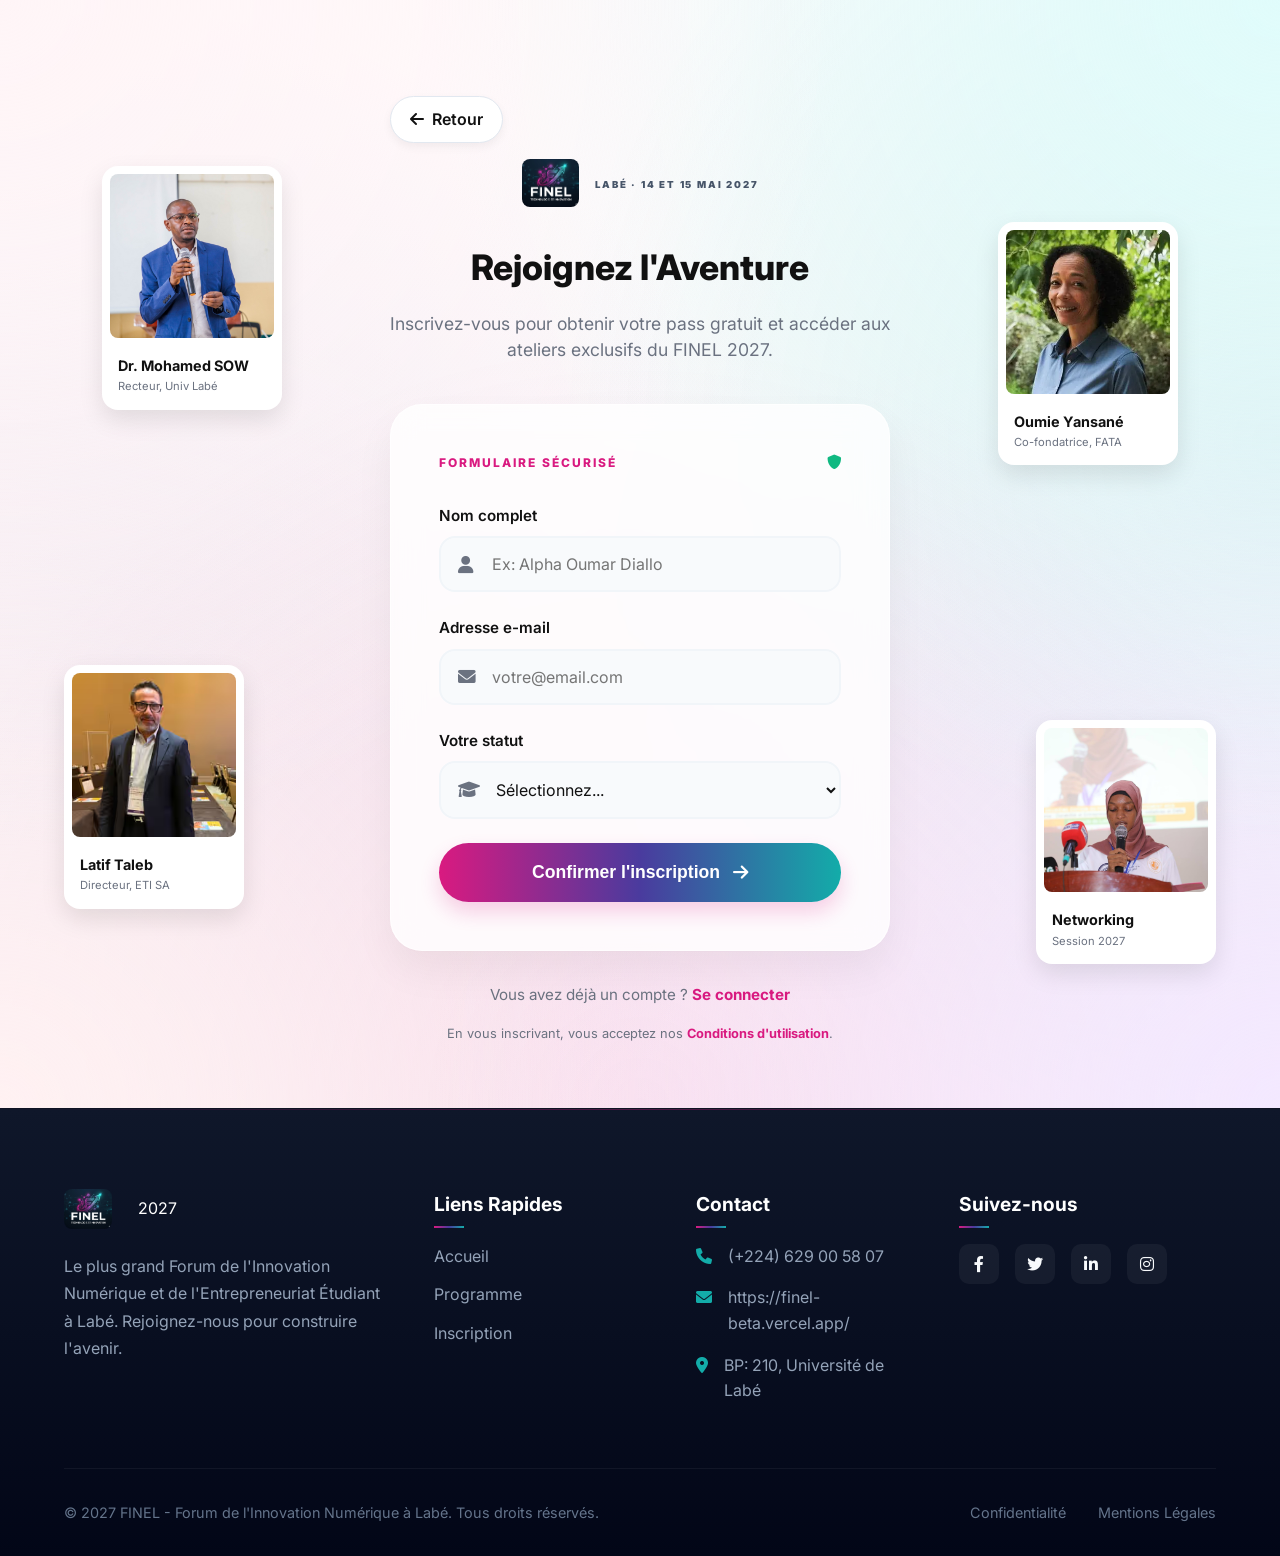
<file: inscription.html>
<!DOCTYPE html>
<html lang="fr">

<head>
    <meta charset="UTF-8">
    <meta name="viewport" content="width=device-width, initial-scale=1.0">
    <title>Inscription | FINEL 2027</title>
    <link href="https://fonts.googleapis.com/css2?family=Inter:wght@400;600;700;800&display=swap" rel="stylesheet">
    <link rel="stylesheet" href="https://cdnjs.cloudflare.com/ajax/libs/font-awesome/6.0.0/css/all.min.css">
    <link rel="stylesheet" href="style.css">
    <link rel="icon" type="image/png" href="images/Mon logo-FINEL.png">
</head>

<body>
    <main class="reg-page">
        <div class="mesh-gradient"></div>

        <!-- Floating Cards Décoratives -->
        <div class="floating-card card-1">
            <img src="images/recteur.jpg" alt="Speaker">
            <div class="card-info">
                <h4>Dr. Mohamed SOW</h4>
                <p>Recteur, Univ Labé</p>
            </div>
        </div>
        <div class="floating-card card-2">
            <img src="images/M. Latif Taleb.jpg" alt="Speaker">
            <div class="card-info">
                <h4>Latif Taleb</h4>
                <p>Directeur, ETI SA</p>
            </div>
        </div>
        <div class="floating-card card-3">
            <img src="images/Fata.jpg" alt="Speaker">
            <div class="card-info">
                <h4>Oumie Yansané</h4>
                <p>Co-fondatrice, FATA</p>
            </div>
        </div>
        <div class="floating-card card-4">
            <img src="images/eve4.jpg" alt="Event">
            <div class="card-info">
                <h4>Networking</h4>
                <p>Session 2027</p>
            </div>
        </div>

        <div class="reg-container">
            <div class="back-link-container" style="text-align: left; margin-bottom: 1rem;">
                <a href="javascript:history.back()" class="back-btn">
                    <i class="fas fa-arrow-left"></i> Retour
                </a>
            </div>
            <div class="reg-logo">
                <a href="index.html" class="logo" style="justify-content: center;">
                    <img src="images/Mon logo-FINEL.png" alt="Logo">
                    <div class="logo-text" style="text-align: left;">
                        <div class="logo-sub">LABÉ &middot; 14 ET 15 MAI 2027</div>
                    </div>
                </a>
            </div>

            <div class="reg-header">
                <h2>Rejoignez l'Aventure</h2>
                <p>Inscrivez-vous pour obtenir votre pass gratuit et accéder aux ateliers exclusifs du FINEL 2027.</p>
            </div>

            <div class="reg-form-card">
                <div style="display: flex; justify-content: space-between; align-items: center; margin-bottom: 2rem;">
                    <span
                        style="font-size: 0.75rem; font-weight: 800; color: var(--secondary); text-transform: uppercase; letter-spacing: 2px;">Formulaire
                        sécurisé</span>
                    <i class="fas fa-shield-alt" style="color: #10b981; font-size: 0.9rem;"
                        title="Données protégées"></i>
                </div>
                <form id="registrationForm" onsubmit="showToast(); return false;">
                    <div class="form-group">
                        <label for="nom">Nom complet</label>
                        <div class="input-wrapper">
                            <i class="fas fa-user"></i>
                            <input type="text" id="nom" placeholder="Ex: Alpha Oumar Diallo" required>
                        </div>
                    </div>
                    <div class="form-group">
                        <label for="email">Adresse e-mail</label>
                        <div class="input-wrapper">
                            <i class="fas fa-envelope"></i>
                            <input type="email" id="email" placeholder="votre@email.com" required>
                        </div>
                    </div>
                    <div class="form-group">
                        <label for="statut">Votre statut</label>
                        <div class="input-wrapper">
                            <i class="fas fa-graduation-cap"></i>
                            <select id="statut" required>
                                <option value="">Sélectionnez...</option>
                                <option value="etudiant">Étudiant à l'Université de Labé</option>
                                <option value="externe">Étudiant externe</option>
                                <option value="pro">Professionnel / Entrepreneur</option>
                            </select>
                        </div>
                    </div>
                    <button type="submit" class="btn-reg">
                        <span>Confirmer l'inscription</span>
                        <i class="fas fa-arrow-right"></i>
                    </button>
                </form>
            </div>

            <div class="reg-footer">
                <p>Vous avez déjà un compte ? <a href="#">Se connecter</a></p>
                <p style="margin-top: 1rem; font-size: 0.8rem;">En vous inscrivant, vous acceptez nos <a
                        href="#">Conditions d'utilisation</a>.</p>
            </div>
        </div>
    </main>

    <footer class="footer">
        <div class="footer-container">
            <div class="footer-grid">
                <div class="footer-col footer-about">
                    <a href="index.html" class="logo" style="color: white; margin-bottom: 1.5rem;">
                        <img src="images/Mon logo-FINEL.png" alt="Logo"
                            style="height: 40px; margin-right: 10px; border-radius: 8px;">
                        <span>2027</span>
                    </a>
                    <p>Le plus grand Forum de l'Innovation Numérique et de l'Entrepreneuriat Étudiant à Labé.
                        Rejoignez-nous pour construire l'avenir.</p>
                </div>
                <div class="footer-col footer-links">
                    <h4>Liens Rapides</h4>
                    <ul>
                        <li><a href="index.html">Accueil</a></li>
                        <li><a href="programme.html">Programme</a></li>
                        <li><a href="inscription.html">Inscription</a></li>
                    </ul>
                </div>
                <div class="footer-col footer-contact">
                    <h4>Contact</h4>
                    <div class="footer-contact-info">
                        <div class="footer-contact-item">
                            <i class="fas fa-phone"></i>
                            <span>(+224) 629 00 58 07</span>
                        </div>
                        <div class="footer-contact-item">
                            <i class="fas fa-envelope"></i>
                            <span><a href="https://finel-beta.vercel.app/" target="_blank" style="color:inherit;">https://finel-beta.vercel.app/</a></span>
                        </div>
                        <div class="footer-contact-item">
                            <i class="fas fa-map-marker-alt"></i>
                            <span>BP: 210, Université de Labé</span>
                        </div>
                    </div>
                </div>
                <div class="footer-col footer-social">
                    <h4>Suivez-nous</h4>
                    <div class="footer-social-links">
                        <a href="#"><i class="fab fa-facebook-f"></i></a>
                        <a href="#"><i class="fab fa-twitter"></i></a>
                        <a href="#"><i class="fab fa-linkedin-in"></i></a>
                        <a href="#"><i class="fab fa-instagram"></i></a>
                    </div>
                </div>
            </div>
            <div class="footer-bottom">
                <p>&copy; 2027 FINEL - Forum de l'Innovation Numérique à Labé. Tous droits réservés.</p>
                <div class="footer-bottom-links">
                    <a href="#">Confidentialité</a>
                    <a href="#">Mentions Légales</a>
                </div>
            </div>
        </div>
    </footer>
    <!-- Custom Toast Notification / Success Modal -->
    <div id="successToast" class="toast-notification">
        <h4>Félicitations !</h4>
        <p>Merci pour votre inscription. Votre pass gratuit est en cours de génération.</p>
        <p>À très bientôt au FINEL !</p>
        <div style="display: flex; gap: 1rem; margin-top: 1rem;">
            <button class="toast-btn" onclick="generateCertificate()">Générer mon attestation</button>
            <button class="toast-btn"
                style="background: rgba(255,255,255,0.1); border: 1px solid rgba(255,255,255,0.2);"
                onclick="hideToast()">Fermer</button>
        </div>
    </div>

    <!-- Participant Pass Modal (Hidden by default) -->
    <div id="certificateModal" class="certificate-modal">
        <div class="certificate-content badge-format" id="certificatePrintable">
            <div class="badge-mesh"></div>
            <div class="badge-content">
                <div class="badge-header">
                    <img src="images/Mon logo-FINEL.png" alt="Logo FINEL" class="badge-logo">
                    <div class="badge-event-info">
                        <span class="badge-event-name">FINEL 2027</span>
                        <span class="badge-event-loc">LABÉ &middot; LABÉ</span>
                    </div>
                </div>

                <div class="badge-body">
                    <div class="badge-label">PASS PARTICIPANT OFFICIEL</div>
                    <h2 id="certUserName" class="badge-user-name">ALPHA OUMAR DIALLO</h2>
                    <p class="badge-role">Participant Innovation</p>
                </div>

                <div class="badge-footer">
                    <div class="badge-qr">
                        <i class="fas fa-qrcode"></i>
                    </div>
                    <div class="badge-dates">
                        <p>14-15 MAI</p>
                        <p>2027</p>
                    </div>
                </div>
            </div>
            <div class="badge-accent-line"></div>
        </div>
        <div class="cert-actions">
            <button class="toast-btn" onclick="window.print()" style="padding: 1rem 2rem;">Télécharger mon Pass
                (PDF)</button>
            <button class="toast-btn"
                style="background: rgba(255,255,255,0.1); border: 1px solid rgba(255,255,255,0.2);"
                onclick="closeCert()">Retour</button>
        </div>
    </div>

    <script>
        function showToast() {
            const toast = document.getElementById('successToast');
            toast.classList.add('active');

            // On ne ferme pas automatiquement si on veut que l'utilisateur génère son attestation
        }

        function hideToast() {
            const toast = document.getElementById('successToast');
            toast.classList.remove('active');
            document.getElementById('registrationForm').reset();
        }

        function generateCertificate() {
            const name = document.getElementById('nom').value;
            if (!name) return;

            document.getElementById('certUserName').innerText = name.toUpperCase();
            document.getElementById('successToast').classList.remove('active');
            document.getElementById('certificateModal').classList.add('active');
        }

        function closeCert() {
            document.getElementById('certificateModal').classList.remove('active');
            document.getElementById('registrationForm').reset();
        }
    </script>
</body>

</html>
</file>
<file: style.css>
/* Design System */
:root {
  --primary: #4A3B9E; /* Deep Purple */
  --secondary: #D91A80; /* Magenta */
  --accent: #13ACA9; /* Cyan */
  --btn-grad: linear-gradient(90deg, #D91A80 0%, #4A3B9E 50%, #13ACA9 100%);
  --bg-light: #F4F5F7; /* Light Gray from image */
  --bg-dark: #111827;
  --text-main: #111111;
  --text-light: #6b7280;
  --white: #ffffff;
}

* { margin: 0; padding: 0; box-sizing: border-box; }
body { font-family: 'Inter', system-ui, -apple-system, sans-serif; background-color: var(--bg-light); color: var(--text-main); line-height: 1.6; }
a { text-decoration: none; color: inherit; }
ul { list-style: none; }

/* Navigation */
header { background: rgba(244, 245, 247, 0.95); backdrop-filter: blur(10px); position: sticky; top: 0; z-index: 100; box-shadow: 0 4px 6px -1px rgba(0,0,0,0.05); padding: 1rem 5%; display: flex; justify-content: space-between; align-items: center; }
.logo { 
  display: flex; 
  align-items: center; 
  gap: 1rem; 
}

.logo img {
  height: 48px;
  border-radius: 8px;
}

.logo-text {
  display: flex;
  flex-direction: column;
  line-height: 1;
}

.logo-main {
  font-size: 2.2rem;
  font-weight: 800;
  color: var(--text-main);
  letter-spacing: -1px;
}

/* Programme Hero Slider */
.programme-hero {
  position: relative;
  height: 50vh;
  display: flex;
  align-items: center;
  justify-content: center;
  color: white;
  overflow: hidden;
  text-align: center;
}

.programme-hero .hero-slider {
  position: absolute;
  top: 0; left: 0; width: 100%; height: 100%;
  z-index: 0;
}

.programme-hero .hero-content {
  position: relative;
  z-index: 2;
  padding: 0 5%;
}

.programme-hero::after {
  content: '';
  position: absolute;
  top: 0; left: 0; width: 100%; height: 100%;
  background: rgba(15, 23, 42, 0.4);
  z-index: 1;
}

.logo-sub {
  font-size: 0.6rem;
  font-weight: 900;
  color: #475569;
  letter-spacing: 1.8px;
  text-transform: uppercase;
  margin-top: 4px;
}

/* Hide the separate date if it's still in the HTML, we'll merge it */
.header-date { display: none; }

nav { display: flex; gap: 2rem; }
nav a { font-weight: 600; color: var(--text-main); transition: color 0.3s; }
nav a:hover, nav a.active { color: var(--secondary); }

/* The specific Button requested by User */
.btn { 
  display: inline-block; 
  padding: 0.6rem 2rem; 
  background: var(--btn-grad); 
  color: var(--white); 
  font-weight: 500; 
  font-size: 1rem;
  border-radius: 50px; 
  border: 1.5px solid #111; 
  transition: transform 0.2s, box-shadow 0.2s, opacity 0.3s; 
  cursor: pointer; 
}
.btn:hover { 
  transform: translateY(-2px); 
  box-shadow: 0 4px 10px rgba(0,0,0,0.15); 
  opacity: 0.9;
  color: var(--white) !important;
}

.btn-outline { 
  background: transparent; 
  border: 1.5px solid var(--white); 
  color: var(--white); 
  font-weight: 500;
  border-radius: 50px;
}
.btn-outline:hover { 
  background: var(--white); 
  color: #111 !important; 
}

/* Hero Section & Background Slider */
.hero { background: var(--bg-dark); position: relative; overflow: hidden; min-height: 80vh; display: flex; align-items: center; justify-content: center; text-align: center; color: var(--white); padding: 2rem; }
.hero-slider { position: absolute; top: 0; left: 0; width: 100%; height: 100%; z-index: 0; }
.hero-slider .slide { position: absolute; top: 0; left: 0; width: 100%; height: 100%; background-size: cover; background-position: center; opacity: 0; animation: fade 20s infinite; }
.hero-slider .slide:nth-child(1) { background-image: url('images/innovation-technology-be-creative-futuristic-concept.jpg'); animation-delay: 0s; }
.hero-slider .slide:nth-child(2) { background-image: url('images/man-touching-virtual-screen-futuristic-technology-digital-remix.jpg'); animation-delay: 5s; }
.hero-slider .slide:nth-child(3) { background-image: url('images/edwin-andrade-4V1dC_eoCwg-unsplash.jpg'); animation-delay: 10s; }
.hero-slider .slide:nth-child(4) { background-image: url('images/pexels-freestockpro-9275222.jpg'); animation-delay: 15s; }

/* Overlay sombre permanent sur le slider hero pour garantir la lisibilité du texte */
.hero-slider::after {
  content: '';
  position: absolute;
  inset: 0;
  background: rgba(10, 15, 35, 0.58);
  z-index: 2;
  pointer-events: none;
}

@keyframes fade {
  0% { opacity: 0; transform: scale(1.05); }
  10%, 25% { opacity: 0.9; transform: scale(1); }
  35% { opacity: 0; transform: scale(1.05); }
  100% { opacity: 0; }
}

.hero::before { content: ""; position: absolute; height: 300px; width: 300px; background: var(--secondary); filter: blur(150px); top: 50%; left: 20%; transform: translateY(-50%); opacity: 0.3; z-index: 1; pointer-events: none;}
.hero::after { content: ""; position: absolute; height: 300px; width: 300px; background: var(--accent); filter: blur(150px); top: 50%; right: 20%; transform: translateY(-50%); opacity: 0.3; z-index: 1; pointer-events: none;}
.hero-content { position: relative; z-index: 2; max-width: 800px; }
.hero h1 { font-size: 4rem; font-weight: 800; line-height: 1.2; margin-bottom: 1.5rem; }
.hero h1 span { background: var(--btn-grad); -webkit-background-clip: text; -webkit-text-fill-color: transparent; }
.hero p { font-size: 1.2rem; color: #cbd5e1; margin-bottom: 2rem; }
.hero-btns { display: flex; gap: 1rem; justify-content: center; }

/* Sections */
section { padding: 5rem 5%; }
.section-title { text-align: center; font-size: 2.5rem; color: var(--text-main); margin-bottom: 3rem; font-weight: 700; }

/* Features / Cards */
.grid { display: grid; grid-template-columns: repeat(auto-fit, minmax(300px, 1fr)); gap: 2rem; }
.card { background: var(--white); padding: 2rem; border-radius: 1rem; box-shadow: 0 10px 15px -3px rgba(0,0,0,0.05); transition: transform 0.3s, box-shadow 0.3s; text-align: center; border: 1.5px solid transparent; }
.card:hover { transform: translateY(-10px); box-shadow: 0 20px 25px -5px rgba(0,0,0,0.1); border-color: var(--primary); }
.card-icon { height: 60px; width: 60px; background: var(--btn-grad); color: var(--white); border-radius: 50%; display: flex; align-items: center; justify-content: center; font-size: 1.5rem; margin: 0 auto 1.5rem; }
.card h3 { font-size: 1.25rem; color: var(--text-main); margin-bottom: 1rem; }
.card p { color: var(--text-light); }

/* Schedule */
.timeline { max-width: 800px; margin: 0 auto; position: relative; padding-left: 2rem; border-left: 3px solid #e2e8f0; }
.timeline-item { position: relative; margin-bottom: 3rem; }
.timeline-item::before { content: ""; position: absolute; left: -2.45rem; top: 0; height: 1.5rem; width: 1.5rem; background: var(--btn-grad); border: 2.5px solid var(--text-main); border-radius: 50%; }
.timeline-time { font-weight: 700; background: var(--btn-grad); -webkit-background-clip: text; -webkit-text-fill-color: transparent; margin-bottom: 0.5rem; }
.timeline-content { background: var(--white); padding: 1.5rem; border-radius: 0.5rem; box-shadow: 0 4px 6px rgba(0,0,0,0.05); border: 1px solid #e2e8f0; }
.timeline-content h4 { color: var(--text-main); font-size: 1.2rem; }

/* Form */
.form-container { max-width: 600px; margin: 0 auto; background: var(--white); padding: 3rem; border-radius: 1rem; box-shadow: 0 10px 15px rgba(0,0,0,0.05); border: 1px solid #e2e8f0; }
.form-group { margin-bottom: 1.5rem; }
.form-group label { display: block; margin-bottom: 0.5rem; font-weight: 600; color: var(--text-main); }
.form-group input, .form-group select, .form-group textarea { width: 100%; padding: 0.75rem 1rem; border: 1px solid #cbd5e1; border-radius: 0.5rem; font-family: inherit; font-size: 1rem; transition: border-color 0.3s; }
.form-group input:focus, .form-group select:focus, .form-group textarea:focus { outline: none; border-color: var(--primary); box-shadow: 0 0 0 3px rgba(74, 59, 158, 0.1); }
.form-submit { width: 100%; font-size: 1.1rem; padding: 1rem; cursor: pointer; }

/* Gallery Section */
.gallery-grid {
  display: grid;
  grid-template-columns: repeat(auto-fit, minmax(350px, 1fr));
  gap: 2rem;
}
.gallery-item {
  width: 100%;
  height: 350px;
  object-fit: cover;
  border-radius: 12px;
  transition: transform 0.3s, box-shadow 0.3s;
  box-shadow: 0 4px 6px rgba(0,0,0,0.05);
  border: 1px solid #e2e8f0;
}
.gallery-item:hover {
  transform: scale(1.03);
  box-shadow: 0 15px 30px rgba(0,0,0,0.1);
  z-index: 2;
  position: relative;
}

/* Speakers Section */
.speakers-section {
  background: var(--white);
  padding: 5rem 5%;
}

.speakers-grid {
  display: grid;
  grid-template-columns: repeat(auto-fit, minmax(300px, 1fr));
  gap: 3rem;
  max-width: 1200px;
  margin: 0 auto;
}

.speaker-card {
  text-align: center;
  padding: 2rem;
  border-radius: 1.5rem;
  background: var(--bg-light);
  transition: transform 0.3s;
  border: 1px solid #e2e8f0;
}

.speaker-card:hover {
  transform: translateY(-10px);
  box-shadow: 0 20px 25px -5px rgba(0, 0, 0, 0.1);
}

.speaker-image {
  width: 200px;
  height: 200px;
  margin: 0 auto 1.5rem;
  border-radius: 50%;
  overflow: hidden;
  border: 4px solid var(--white);
  box-shadow: 0 10px 15px rgba(0, 0, 0, 0.1);
}

.speaker-image img {
  width: 100%;
  height: 100%;
  object-fit: cover;
}

.speaker-info h3 {
  font-size: 1.5rem;
  color: var(--text-main);
  margin-bottom: 0.5rem;
}

.speaker-role {
  color: var(--secondary);
  font-weight: 600;
  font-size: 0.9rem;
  margin-bottom: 1rem;
  text-transform: uppercase;
  letter-spacing: 1px;
}

.speaker-quote {
  font-style: italic;
  color: var(--text-light);
  line-height: 1.6;
}

/* Partners Section */
.partners-section {
  background: #f8fafc;
  padding: 5rem 5%;
}

.partners-grid {
  display: grid;
  grid-template-columns: repeat(auto-fit, minmax(220px, 1fr));
  gap: 2rem;
  max-width: 1200px;
  margin: 0 auto;
  align-items: center;
}

.partner-card {
  background: var(--white);
  padding: 1.5rem;
  border-radius: 1rem;
  display: flex;
  align-items: center;
  justify-content: center;
  height: 150px;
  box-shadow: 0 4px 6px -1px rgba(0, 0, 0, 0.05);
  transition: all 0.3s ease;
}

.partner-card:hover {
  transform: translateY(-5px);
  box-shadow: 0 10px 15px -3px rgba(0, 0, 0, 0.1);
}

.partner-card img {
  max-width: 100%;
  max-height: 100%;
  object-fit: contain;
}

/* Video & Info Section */
.video-info-section {
  display: flex;
  gap: 2rem;
  padding: 5rem 5%;
  background: linear-gradient(135deg, #f8fafc 0%, #f1f5f9 100%);
  color: var(--text-main);
  position: relative;
  overflow: hidden;
  align-items: stretch;
}

.video-info-section::before {
  content: "";
  position: absolute;
  top: -100px;
  right: -100px;
  width: 400px;
  height: 400px;
  background: radial-gradient(circle, rgba(217, 26, 128, 0.2) 0%, transparent 70%);
  filter: blur(50px);
  z-index: 0;
}

.video-container {
  flex: 2;
  background: #000;
  border-radius: 1.5rem;
  overflow: hidden;
  position: relative;
  min-height: 400px;
  border: 1px solid rgba(255, 255, 255, 0.1);
  display: flex;
  flex-direction: column;
}

.video-placeholder {
  flex: 1;
  display: flex;
  flex-direction: column;
  align-items: center;
  justify-content: center;
  color: var(--white);
  opacity: 0.6;
}

.video-placeholder i {
  font-size: 5rem;
  margin-bottom: 1rem;
}

.video-controls {
  position: absolute;
  bottom: 20px;
  right: 20px;
  display: flex;
  gap: 10px;
}

.video-controls button {
  background: rgba(0, 0, 0, 0.5);
  border: 1px solid rgba(255, 255, 255, 0.2);
  color: white;
  width: 40px;
  height: 40px;
  border-radius: 8px;
  cursor: pointer;
  display: flex;
  align-items: center;
  justify-content: center;
}

.info-card {
  flex: 1;
  background: var(--white);
  border-radius: 1.5rem;
  overflow: hidden;
  border: 1px solid #e2e8f0;
  display: flex;
  flex-direction: column;
  box-shadow: 0 10px 25px rgba(0, 0, 0, 0.05);
}

.info-card-image {
  height: 200px;
  position: relative;
}

.info-card-image img {
  width: 100%;
  height: 100%;
  object-fit: cover;
}

.info-card-image::after {
  content: "";
  position: absolute;
  top: 0;
  left: 0;
  width: 100%;
  height: 100%;
  background: linear-gradient(to bottom, transparent, rgba(255, 255, 255, 0.9));
}

.info-card-content {
  padding: 2rem;
  flex: 1;
  display: flex;
  flex-direction: column;
}

.info-card-content h3 {
  color: var(--text-main);
  font-size: 1.75rem;
  margin-bottom: 1rem;
  line-height: 1.3;
}

.info-card-content p {
  color: var(--text-light);
  margin-bottom: 2rem;
  font-size: 1rem;
}

.btn-gradient-card {
  margin-top: auto;
  display: block;
  text-align: center;
  padding: 1rem;
  background: var(--btn-grad);
  color: white;
  border-radius: 50px;
  font-weight: 700;
  transition: transform 0.3s;
}

.btn-gradient-card:hover {
  transform: scale(1.05);
}

/* CTA Section with Background Slider */
.cta-section {
  position: relative;
  padding: 6rem 5%;
  display: flex;
  align-items: center;
  justify-content: center;
  text-align: center;
  color: white;
  overflow: hidden;
}

.cta-slider {
  position: absolute;
  top: 0; left: 0; width: 100%; height: 100%;
  z-index: 0;
}

/* Overlay sombre sur le slider CTA */
.cta-slider::after {
  content: '';
  position: absolute;
  inset: 0;
  background: rgba(10, 15, 35, 0.5);
  z-index: 2;
  pointer-events: none;
}

.cta-slide {
  position: absolute;
  top: 0; left: 0; width: 100%; height: 100%;
  background-size: cover;
  background-position: center;
  opacity: 0;
  animation: ctaFade 16s infinite;
}

.cta-slide:nth-child(1) { animation-delay: 0s; }
.cta-slide:nth-child(2) { animation-delay: 4s; }
.cta-slide:nth-child(3) { animation-delay: 8s; }
.cta-slide:nth-child(4) { animation-delay: 12s; }

@keyframes ctaFade {
  0% { opacity: 0; transform: scale(1.1); }
  10%, 25% { opacity: 0.8; transform: scale(1); }
  35% { opacity: 0; transform: scale(1.1); }
  100% { opacity: 0; }
}

.cta-section::before {
  content: "";
  position: absolute;
  top: 0; left: 0; width: 100%; height: 100%;
  background: rgba(15, 23, 42, 0.4);
  z-index: 1;
}

.cta-content {
  position: relative;
  z-index: 2;
  background: rgba(255, 255, 255, 0.05);
  backdrop-filter: blur(15px);
  padding: 4rem;
  border-radius: 3rem;
  border: 1px solid rgba(255, 255, 255, 0.1);
  max-width: 850px;
  box-shadow: 0 30px 60px rgba(0, 0, 0, 0.4);
}

.cta-content h2 {
  font-size: 2.5rem;
  margin-bottom: 1rem;
  font-weight: 800;
  letter-spacing: -1px;
}

.cta-content p {
  font-size: 1.1rem;
  color: rgba(255, 255, 255, 0.8);
  margin-bottom: 2.5rem;
  max-width: 500px;
  margin-left: auto;
  margin-right: auto;
}

.cta-content .btn {
  font-size: 1.1rem;
  padding: 1.2rem 3rem;
  box-shadow: 0 10px 20px rgba(217, 26, 128, 0.3);
}

/* --- MODIFIED FOOTER --- */
.footer {
  background: linear-gradient(180deg, #0f172a 0%, #020617 100%);
  color: #f8fafc;
  padding: 5rem 5% 2rem;
  font-family: 'Inter', sans-serif;
  position: relative;
  overflow: hidden;
  border-top: 1px solid rgba(255, 255, 255, 0.05);
}

.footer::before {
  content: "";
  position: absolute;
  top: 0;
  left: 0;
  width: 100%;
  height: 1px;
  background: linear-gradient(90deg, transparent, rgba(217, 26, 128, 0.3), transparent);
}

.footer-container {
  max-width: 1200px;
  margin: 0 auto;
}

.footer-grid {
  display: grid;
  grid-template-columns: 1.5fr 1fr 1fr 1.2fr;
  gap: 3rem;
  margin-bottom: 4rem;
}

.footer-col h4 {
  color: var(--white);
  font-size: 1.2rem;
  font-weight: 700;
  margin-bottom: 1.5rem;
  position: relative;
}

.footer-col h4::after {
  content: "";
  position: absolute;
  left: 0;
  bottom: -8px;
  width: 30px;
  height: 2px;
  background: var(--btn-grad);
}

.footer-about p {
  color: #94a3b8;
  line-height: 1.7;
  margin-top: 1rem;
}

.footer-links ul li {
  margin-bottom: 0.8rem;
}

.footer-links ul li a {
  color: #94a3b8;
  transition: all 0.3s ease;
  display: flex;
  align-items: center;
  gap: 8px;
}

.footer-links ul li a:hover {
  color: var(--secondary);
  padding-left: 5px;
}

.footer-contact-info {
  display: flex;
  flex-direction: column;
  gap: 1rem;
}

.footer-contact-item {
  display: flex;
  gap: 1rem;
  color: #94a3b8;
}

.footer-contact-item i {
  color: var(--accent);
  margin-top: 4px;
}

.footer-social-links {
  display: flex;
  gap: 1rem;
}

.footer-social-links a {
  width: 40px;
  height: 40px;
  background: rgba(255, 255, 255, 0.05);
  border-radius: 10px;
  display: flex;
  align-items: center;
  justify-content: center;
  color: #f8fafc;
  transition: all 0.4s cubic-bezier(0.175, 0.885, 0.32, 1.275);
}

.footer-social-links a:hover {
  background: var(--btn-grad);
  transform: translateY(-5px) rotate(8deg);
  color: white;
  box-shadow: 0 10px 20px rgba(0,0,0,0.3);
}

.footer-bottom {
  padding-top: 2rem;
  border-top: 1px solid rgba(255, 255, 255, 0.05);
  display: flex;
  justify-content: space-between;
  align-items: center;
  flex-wrap: wrap;
  gap: 1rem;
}

.footer-bottom p {
  color: #64748b;
  font-size: 0.9rem;
}

.footer-bottom-links {
  display: flex;
  gap: 2rem;
}

.footer-bottom-links a {
  color: #64748b;
  font-size: 0.9rem;
  transition: color 0.3s;
}

.footer-bottom-links a:hover {
  color: white;
}

/* Reasons Section */
.reasons-section {
  padding: 8rem 5%;
  background: 
    radial-gradient(circle at 10% 20%, rgba(217, 26, 128, 0.1) 0%, transparent 40%),
    radial-gradient(circle at 90% 80%, rgba(19, 172, 169, 0.1) 0%, transparent 40%),
    radial-gradient(circle at 50% 50%, rgba(74, 59, 158, 0.05) 0%, transparent 50%),
    #fffafb;
  position: relative;
  overflow: hidden;
}

.reasons-section::before {
  content: '';
  position: absolute;
  top: 0; left: 0; width: 100%; height: 100%;
  background: url('images/pattern.png'); /* If available, or just omit */
  opacity: 0.03;
  pointer-events: none;
}

.cards-grid {
  display: grid;
  grid-template-columns: repeat(auto-fit, minmax(300px, 1fr));
  gap: 3rem;
  max-width: 1200px;
  margin: 0 auto;
}

.feature-card {
  background: rgba(255, 255, 255, 0.7);
  backdrop-filter: blur(10px);
  padding: 3rem 2rem;
  border-radius: 2rem;
  border: 1px solid rgba(255, 255, 255, 0.8);
  box-shadow: 0 10px 30px rgba(0, 0, 0, 0.03);
  text-align: center;
  transition: all 0.4s cubic-bezier(0.175, 0.885, 0.32, 1.275);
  position: relative;
  overflow: hidden;
}

.feature-card:hover {
  transform: translateY(-15px);
  box-shadow: 0 20px 40px rgba(0, 0, 0, 0.08);
  border-color: var(--secondary);
  background: white;
}

.feature-icon-wrapper {
  width: 80px;
  height: 80px;
  background: var(--btn-grad);
  border-radius: 22px;
  display: flex;
  align-items: center;
  justify-content: center;
  margin: 0 auto 2rem;
  color: white;
  font-size: 2rem;
  transform: rotate(-10deg);
  transition: transform 0.4s;
  box-shadow: 0 10px 20px rgba(217, 26, 128, 0.2);
}

.feature-card:hover .feature-icon-wrapper {
  transform: rotate(0deg) scale(1.1);
}

.feature-card h3 {
  font-size: 1.5rem;
  margin-bottom: 1rem;
  color: var(--text-main);
  font-weight: 800;
}

.feature-card p {
  color: var(--text-light);
  line-height: 1.7;
  font-size: 1rem;
}

.feature-card::after {
  content: '';
  position: absolute;
  bottom: -50px;
  right: -50px;
  width: 100px;
  height: 100px;
  background: var(--btn-grad);
  opacity: 0.05;
  border-radius: 50%;
  transition: all 0.4s;
}

.feature-card:hover::after {
  transform: scale(2);
  opacity: 0.1;
}

/* Map Section */
.map-section {
  padding: 5rem 5%;
  background-color: var(--white);
}

.map-wrapper {
  display: grid;
  grid-template-columns: 1.2fr 1fr;
  gap: 3rem;
  align-items: center;
  max-width: 1200px;
  margin: 0 auto;
  background: var(--bg-light);
  padding: 2rem;
  border-radius: 2rem;
  box-shadow: 0 15px 35px rgba(0, 0, 0, 0.05);
}

.map-container {
  height: 400px;
  border-radius: 1.5rem;
  overflow: hidden;
  box-shadow: 0 10px 20px rgba(0, 0, 0, 0.1);
  border: 4px solid var(--white);
}

.map-container iframe {
  width: 100%;
  height: 100%;
  border: 0;
  filter: grayscale(0.2);
  transition: filter 0.5s;
}

.map-container:hover iframe {
  filter: grayscale(0);
}

.map-info-content h3 {
  font-size: 2rem;
  font-weight: 800;
  color: var(--text-main);
  margin-bottom: 1.5rem;
  line-height: 1.2;
}

.location-details {
  display: flex;
  flex-direction: column;
  gap: 1.5rem;
  margin-bottom: 2rem;
}

.detail-item {
  display: flex;
  gap: 1rem;
  align-items: flex-start;
}

.detail-item i {
  color: var(--secondary);
  font-size: 1.2rem;
  margin-top: 0.2rem;
}

.detail-item p {
  color: var(--text-light);
  line-height: 1.6;
}

.location-btn {
  display: inline-flex;
  align-items: center;
  gap: 0.5rem;
  color: var(--primary);
  font-weight: 700;
  text-decoration: none;
}

/* Custom Toast Notification */
.toast-notification {
  position: fixed;
  top: 50%;
  left: 50%;
  transform: translate(-50%, -50%) scale(0.5);
  background: rgba(15, 23, 42, 0.98);
  backdrop-filter: blur(15px);
  color: white;
  padding: 3rem;
  border-radius: 2rem;
  box-shadow: 0 40px 100px rgba(0, 0, 0, 0.5);
  z-index: 9999;
  display: flex;
  flex-direction: column;
  align-items: center;
  gap: 1.2rem;
  transition: all 0.5s cubic-bezier(0.175, 0.885, 0.32, 1.275);
  text-align: center;
  border: 1px solid rgba(255, 255, 255, 0.1);
  width: 90%;
  max-width: 450px;
  opacity: 0;
  pointer-events: none;
}

.toast-notification.active {
  transform: translate(-50%, -50%) scale(1);
  opacity: 1;
  pointer-events: auto;
}

.toast-notification h4 {
  margin: 0;
  color: #13ACA9; /* Cyan */
  font-size: 1.2rem;
  font-weight: 800;
}

.toast-notification p {
  margin: 0;
  font-size: 1rem;
  line-height: 1.5;
}

.toast-btn {
  background: var(--btn-grad);
  border: none;
  color: white;
  padding: 0.6rem 2rem;
  border-radius: 50px;
  font-weight: 700;
  cursor: pointer;
  margin-top: 0.8rem;
  transition: transform 0.3s;
}

.toast-btn:hover {
  transform: scale(1.05);
}

/* Certificate Styles */
.certificate-modal {
  position: fixed;
  top: 0; left: 0; width: 100%; height: 100%;
  background: rgba(15, 23, 42, 0.95);
  backdrop-filter: blur(15px);
  z-index: 10000;
  display: flex;
  flex-direction: column;
  align-items: center;
  justify-content: center;
  opacity: 0;
  pointer-events: none;
  transition: opacity 0.5s;
  padding: 2rem;
}

.certificate-modal.active {
  opacity: 1;
  pointer-events: auto;
}

/* Participant Badge Styles */
.badge-format {
  background: #0f172a;
  width: 400px;
  height: 550px;
  border-radius: 2rem;
  padding: 0;
  overflow: hidden;
  position: relative;
  color: white;
  display: flex;
  flex-direction: column;
}

.badge-mesh {
  position: absolute;
  top: 0; left: 0; width: 100%; height: 100%;
  background: 
    radial-gradient(circle at 0% 0%, rgba(217, 26, 128, 0.3) 0%, transparent 60%),
    radial-gradient(circle at 100% 100%, rgba(19, 172, 169, 0.3) 0%, transparent 60%);
  z-index: 1;
}

.badge-content {
  position: relative;
  z-index: 2;
  height: 100%;
  display: flex;
  flex-direction: column;
  padding: 2.5rem;
}

.badge-header {
  display: flex;
  align-items: center;
  gap: 1rem;
  margin-bottom: 3rem;
}

.badge-logo {
  height: 48px;
  border-radius: 10px;
  border: 1px solid rgba(255, 255, 255, 0.2);
}

.badge-event-info {
  display: flex;
  flex-direction: column;
}

.badge-event-name {
  font-weight: 800;
  font-size: 1.4rem;
  letter-spacing: -0.5px;
}

.badge-event-loc {
  font-size: 0.7rem;
  font-weight: 700;
  color: #94a3b8;
  letter-spacing: 2px;
}

.badge-body {
  flex-grow: 1;
  display: flex;
  flex-direction: column;
  justify-content: center;
}

.badge-label {
  font-size: 0.7rem;
  font-weight: 800;
  color: var(--secondary);
  letter-spacing: 3px;
  margin-bottom: 1rem;
}

.badge-user-name {
  font-size: 2.2rem;
  font-weight: 900;
  line-height: 1.1;
  margin-bottom: 0.5rem;
  word-break: break-word;
}

.badge-role {
  font-size: 1rem;
  color: #cbd5e1;
  font-weight: 600;
}

.badge-footer {
  margin-top: auto;
  display: flex;
  justify-content: space-between;
  align-items: flex-end;
  border-top: 1px solid rgba(255, 255, 255, 0.1);
  padding-top: 2rem;
}

.badge-qr {
  font-size: 4rem;
  opacity: 0.8;
}

.badge-dates {
  text-align: right;
  font-weight: 800;
  line-height: 1;
}

.badge-dates p:first-child {
  font-size: 1.5rem;
  margin-bottom: 0.2rem;
}

.badge-dates p:last-child {
  font-size: 1rem;
  color: var(--secondary);
}

.badge-accent-line {
  position: absolute;
  bottom: 0; left: 0; width: 100%; height: 8px;
  background: var(--btn-grad);
}

.cert-actions { margin-top: 2rem; display: flex; gap: 1rem; }

/* Print Styles */
@media print {
  @page {
    margin: 0;
    size: portrait;
  }
  
  /* Masquer tout le contenu du site */
  header, footer, main, .toast-notification, .cert-actions {
    display: none !important;
  }

  /* Afficher uniquement la modale et le pass */
  .certificate-modal {
    display: block !important;
    position: absolute !important;
    top: 0 !important;
    left: 0 !important;
    width: 100% !important;
    height: 100% !important;
    background: white !important;
    opacity: 1 !important;
    visibility: visible !important;
    padding: 0 !important;
    margin: 0 !important;
  }

  #certificatePrintable {
    display: flex !important;
    visibility: visible !important;
    position: fixed !important;
    left: 50% !important;
    top: 50% !important;
    transform: translate(-50%, -50%) !important;
    width: 400px !important;
    height: 550px !important;
    box-shadow: none !important;
    -webkit-print-color-adjust: exact !important;
    print-color-adjust: exact !important;
  }

  #certificatePrintable * {
    visibility: visible !important;
  }
}

@media (max-width: 992px) {
  .map-wrapper {
    grid-template-columns: 1fr;
    gap: 2rem;
    padding: 1.5rem;
  }
  .map-container {
    height: 350px;
    order: 1;
  }
  .map-info-content {
    order: 2;
    text-align: center;
  }
  .location-details {
    align-items: center;
  }
  .detail-item {
    text-align: center;
    flex-direction: column;
    align-items: center;
  }
}

/* Workshops Section */
.workshops-section {
  padding: 5rem 5%;
  background-color: var(--bg-light);
}

.workshops-grid {
  display: grid;
  grid-template-columns: repeat(auto-fit, minmax(350px, 1fr));
  gap: 2rem;
  max-width: 1200px;
  margin: 0 auto;
}

.workshop-card {
  background: var(--white);
  padding: 2.5rem 2rem;
  border-radius: 1.5rem;
  border: 1px solid #e2e8f0;
  transition: all 0.3s ease;
  position: relative;
  display: flex;
  flex-direction: column;
}

.workshop-card:hover {
  transform: translateY(-10px);
  box-shadow: 0 20px 25px -5px rgba(0, 0, 0, 0.1);
  border-color: var(--primary);
}

.workshop-badge {
  display: inline-block;
  background: var(--bg-dark);
  color: var(--white);
  padding: 0.3rem 0.8rem;
  border-radius: 50px;
  font-size: 0.8rem;
  font-weight: 700;
  margin-bottom: 1rem;
  width: fit-content;
}

.workshop-organizer {
  font-size: 0.85rem;
  font-weight: 700;
  color: var(--secondary);
  text-transform: uppercase;
  letter-spacing: 1px;
  margin-bottom: 0.5rem;
}

.workshop-card h3 {
  font-size: 1.3rem;
  color: var(--text-main);
  margin-bottom: 1rem;
  line-height: 1.4;
}

.workshop-card p {
  color: var(--text-light);
  font-size: 0.95rem;
  line-height: 1.6;
}

.online-tag {
  background: #10b981;
  color: white;
  padding: 0.1rem 0.5rem;
  border-radius: 4px;
  font-size: 0.7rem;
  margin-left: 5px;
  vertical-align: middle;
}

/* Responsiveness for workshops */
@media (max-width: 768px) {
  .workshops-grid {
    grid-template-columns: 1fr;
  }
}

/* Responsiveness for footer */
@media (max-width: 992px) {
  .footer-grid {
    grid-template-columns: 1fr 1fr;
  }
}

@media (max-width: 600px) {
  .footer-grid {
    grid-template-columns: 1fr;
    gap: 2.5rem;
  }
  .footer-bottom {
    flex-direction: column;
    text-align: center;
  }
}


/* Tabs System */
.tabs-container {
  display: flex;
  justify-content: center;
  gap: 1.5rem;
  margin: 3rem 0 1rem;
  padding: 0 5%;
}

.tab-btn {
  padding: 1rem 2.5rem;
  border: 1px solid #e2e8f0;
  background: var(--white);
  color: var(--text-light);
  font-weight: 700;
  border-radius: 50px;
  cursor: pointer;
  transition: all 0.3s cubic-bezier(0.4, 0, 0.2, 1);
  box-shadow: 0 4px 6px rgba(0,0,0,0.05);
}

.tab-btn.active {
  background: var(--btn-grad);
  color: white;
  border-color: transparent;
  box-shadow: 0 10px 20px rgba(217, 26, 128, 0.2);
  transform: translateY(-2px);
}

.tab-btn:hover:not(.active) {
  border-color: var(--secondary);
  color: var(--secondary);
  background: #fffafa;
}

.tab-content {
  display: none;
  animation: fadeIn 0.5s ease;
}

.tab-content.active {
  display: block;
}

@keyframes fadeIn {
  from { opacity: 0; transform: translateY(10px); }
  to { opacity: 1; transform: translateY(0); }
}

@media (max-width: 768px) {
  .tabs-container {
    flex-direction: column;
    gap: 1rem;
    align-items: stretch;
  }
}


/* Mobile Menu Toggle */
.menu-toggle {
  display: none;
  font-size: 1.8rem;
  cursor: pointer;
  color: var(--primary);
  z-index: 1001;
  transition: transform 0.3s ease;
}

.menu-toggle:hover {
  transform: scale(1.1);
}

@media (max-width: 992px) {
  .video-info-section {
    flex-direction: column;
  }
}

.mobile-cta {
  display: none;
}

@media (max-width: 768px) {
  .menu-toggle {
    display: block;
    order: 3;
  }

  header {
    padding: 0.8rem 5%;
    gap: 0.5rem;
  }

  .logo img {
    height: 40px;
  }

  .logo-sub {
    font-size: 0.5rem;
    letter-spacing: 1px;
  }

  header .btn {
    display: none; /* Hide the main button on mobile to save space */
  }

  nav {
    position: fixed;
    top: 0;
    right: -100%;
    width: 280px;
    height: 100vh;
    background: rgba(255, 255, 255, 0.95);
    backdrop-filter: blur(20px);
    display: flex;
    flex-direction: column;
    align-items: center;
    justify-content: center;
    gap: 2.5rem;
    transition: 0.5s cubic-bezier(0.65, 0, 0.35, 1);
    box-shadow: -15px 0 35px rgba(0, 0, 0, 0.1);
    z-index: 1000;
  }

  nav.active {
    right: 0;
  }

  nav a {
    font-size: 1.3rem;
    font-weight: 700;
    color: var(--text-main);
    width: 100%;
    text-align: center;
    padding: 1rem;
    border-radius: 12px;
    transition: all 0.3s ease;
  }

  nav a:hover, nav a.active {
    background: var(--bg-light);
    color: var(--secondary);
    transform: translateX(-5px);
  }

  .mobile-cta {
    display: inline-block;
    padding: 1rem 2.5rem;
    background: var(--btn-grad);
    color: white !important;
    border-radius: 50px;
    font-weight: 700;
    margin-top: 1rem;
    box-shadow: 0 10px 20px rgba(217, 26, 128, 0.2);
    text-decoration: none;
  }

  .hero h1 { font-size: 2.5rem; }
  .hero-btns { flex-direction: column; }
  .footer-enhanced { padding: 3rem 5% 2rem; }
  .footer-brand .logo { font-size: 1.5rem; }
}



/* Registration Page - Web Summit Style */
.reg-page {
  background-color: #fffafb;
  min-height: 100vh;
  position: relative;
  overflow: hidden;
  display: flex;
  flex-direction: column;
  align-items: center;
  padding: 4rem 1rem;
}

.mesh-gradient {
  position: absolute;
  top: 0;
  left: 0;
  width: 100%;
  height: 100%;
  background: 
    radial-gradient(circle at 0% 0%, #fff5f7 0%, transparent 50%),
    radial-gradient(circle at 100% 0%, #e0fcfb 0%, transparent 50%),
    radial-gradient(circle at 100% 100%, #f3e8ff 0%, transparent 50%),
    radial-gradient(circle at 0% 100%, #fff1f2 0%, transparent 50%),
    radial-gradient(circle at 50% 100%, rgba(217, 26, 128, 0.15) 0%, transparent 60%),
    radial-gradient(circle at 100% 40%, rgba(19, 172, 169, 0.15) 0%, transparent 50%),
    radial-gradient(circle at 10% 60%, rgba(74, 59, 158, 0.1) 0%, transparent 50%);
  z-index: 0;
  pointer-events: none;
}

.floating-card {
  position: absolute;
  width: 180px;
  background: white;
  padding: 0.5rem;
  border-radius: 1rem;
  box-shadow: 0 10px 25px rgba(0,0,0,0.1);
  z-index: 1;
  display: flex;
  flex-direction: column;
  gap: 0.5rem;
  animation: floatCard 6s ease-in-out infinite;
}

@keyframes floatCard {
  0%, 100% { transform: translateY(0) rotate(var(--rotation)); }
  50% { transform: translateY(-20px) rotate(var(--rotation)); }
}

.floating-card img {
  width: 100%;
  aspect-ratio: 1;
  object-fit: cover;
  border-radius: 0.5rem;
}

.floating-card .card-info {
  padding: 0.5rem;
}

.floating-card .card-info h4 {
  font-size: 0.9rem;
  margin-bottom: 0.2rem;
  color: var(--text-main);
}

.floating-card .card-info p {
  font-size: 0.7rem;
  color: var(--text-light);
  line-height: 1.2;
}

.reg-container {
  position: relative;
  z-index: 10;
  width: 100%;
  max-width: 500px;
  text-align: center;
  margin-top: 2rem;
}

.back-btn {
  display: inline-flex;
  align-items: center;
  gap: 0.5rem;
  padding: 0.6rem 1.2rem;
  background: white;
  color: var(--text-main);
  font-weight: 600;
  text-decoration: none;
  border-radius: 50px;
  box-shadow: 0 4px 10px rgba(0,0,0,0.05);
  border: 1px solid #e2e8f0;
  transition: all 0.3s ease;
  cursor: pointer;
}

.back-btn:hover {
  transform: translateY(-2px);
  box-shadow: 0 8px 15px rgba(0,0,0,0.1);
  border-color: var(--primary);
  color: var(--primary);
}

.reg-logo {
  margin-bottom: 2rem;
  display: flex;
  justify-content: center;
}

.reg-header h2 {
  font-size: 2.2rem;
  font-weight: 800;
  margin-bottom: 1rem;
  color: var(--text-main);
}

.reg-header p {
  color: var(--text-light);
  margin-bottom: 2.5rem;
  font-size: 1.1rem;
  line-height: 1.5;
}

.reg-form-card {
  background: rgba(255, 255, 255, 0.8);
  backdrop-filter: blur(15px);
  padding: 3rem;
  border-radius: 2rem;
  box-shadow: 
    0 20px 40px rgba(0, 0, 0, 0.05),
    0 1px 3px rgba(0, 0, 0, 0.02);
  border: 1px solid rgba(255, 255, 255, 0.6);
  text-align: left;
  transition: transform 0.3s ease;
}

.reg-form-card .form-group {
  margin-bottom: 1.5rem;
}

.reg-form-card label {
  display: block;
  margin-bottom: 0.5rem;
  font-weight: 600;
  color: var(--text-main);
  font-size: 0.95rem;
}

.reg-form-card:hover {
  transform: translateY(-5px);
}

.input-wrapper {
  position: relative;
  display: flex;
  align-items: center;
}

.input-wrapper i {
  position: absolute;
  left: 1.2rem;
  color: var(--text-light);
  font-size: 1.1rem;
  transition: color 0.3s;
}

.reg-form-card input, .reg-form-card select, .reg-form-card textarea {
  width: 100%;
  border: 2px solid #f1f5f9;
  background: #f8fafc;
  padding: 1rem 1rem 1rem 3.2rem;
  border-radius: 1rem;
  font-family: inherit;
  font-size: 1rem;
  color: var(--text-main);
  transition: all 0.3s cubic-bezier(0.4, 0, 0.2, 1);
}

.reg-form-card select {
  cursor: pointer;
}

.reg-form-card input:focus, .reg-form-card select:focus {
  background: white;
  border-color: var(--secondary);
  outline: none;
  box-shadow: 0 0 0 4px rgba(217, 26, 128, 0.1);
}

.input-wrapper:focus-within i {
  color: var(--secondary);
}

.btn-reg {
  width: 100%;
  padding: 1.2rem;
  font-size: 1.1rem;
  font-weight: 700;
  border-radius: 50px;
  margin-top: 1.5rem;
  border: none;
  background: var(--btn-grad);
  color: white;
  cursor: pointer;
  display: flex;
  align-items: center;
  justify-content: center;
  gap: 0.8rem;
  transition: all 0.3s cubic-bezier(0.175, 0.885, 0.32, 1.275);
  box-shadow: 0 10px 20px rgba(217, 26, 128, 0.2);
}

.btn-reg:hover {
  transform: scale(1.03) translateY(-2px);
  box-shadow: 0 15px 30px rgba(217, 26, 128, 0.3);
}

.btn-reg i {
  transition: transform 0.3s;
}

.btn-reg:hover i {
  transform: translateX(5px);
}

.reg-footer {
  margin-top: 2rem;
  font-size: 0.95rem;
  color: var(--text-light);
}

.reg-footer a {
  color: var(--secondary);
  font-weight: 700;
}

/* Specific Positions for Floating Cards */
.card-1 { top: 15%; left: 8%; --rotation: -10deg; }
.card-2 { top: 60%; left: 5%; --rotation: 8deg; animation-delay: 1s; }
.card-3 { top: 20%; right: 8%; --rotation: 12deg; animation-delay: 2s; }
.card-4 { top: 65%; right: 5%; --rotation: -5deg; animation-delay: 3s; }

@media (max-width: 1024px) {
  .floating-card { width: 150px; }
  .card-1, .card-2, .card-3, .card-4 { opacity: 0.4; }
}

@media (max-width: 768px) {
  .floating-card { display: none; }
  .reg-header h2 { font-size: 1.8rem; }
  .reg-form-card { padding: 1.5rem; }
}
</file>
